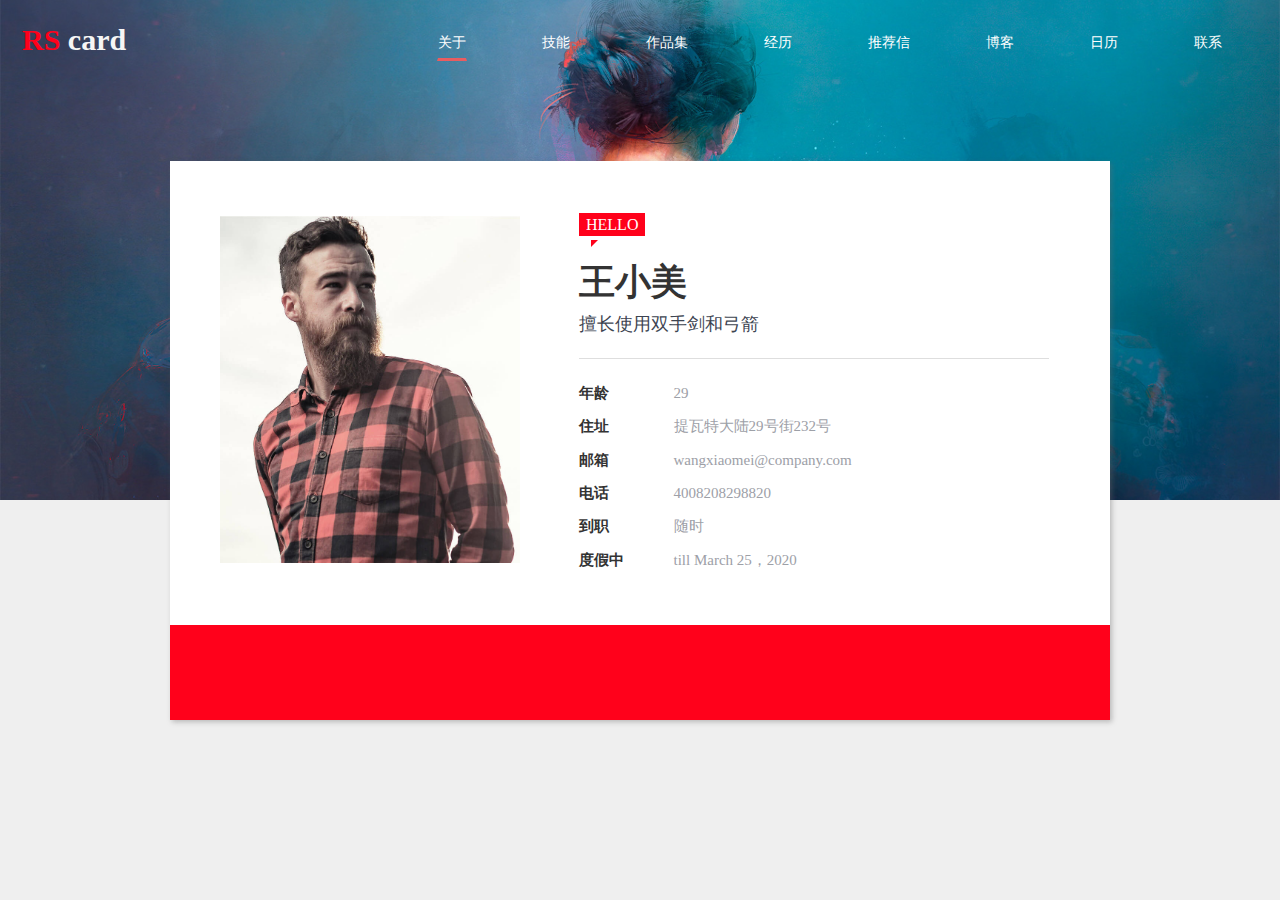
<file: index.html>
<!DOCTYPE html>
<html lang="en">
<head>
    <meta charset="UTF-8">
    <meta name="viewport" content="width=device-width, initial-scale=1.0">
    <title>王小美的resume</title>
    <link rel="stylesheet" href="style.css">
    <script src="//at.alicdn.com/t/font_2215303_u5ta4bz9n6l.js"></script>
    <style type="text/css">
        .icon {
           width: 1em; height: 1em;
           vertical-align: -0.15em;
           fill: currentColor;
           overflow: hidden;
        }
    </style>
</head>
<body>
    <header class="topNavBar claerfix">
       <div class="logo"><span>RS</span> card</div>
       <ul class="nav">
           <li><a href="#">关于</a></li>
           <li><a href="#">技能</a></li>
           <li><a href="#">作品集</a></li>
           <li><a href="#">经历</a></li>
           <li><a href="#">推荐信</a></li>
           <li><a href="#">博客</a></li>
           <li><a href="#">日历</a></li>
           <li><a href="#">联系</a></li>
       </ul>
    </header>
    <div class="banner"></div>
    <main class="main">
       <div class="mainCard clearfix">
           <div class="profile">
               <img src="img/profile.jpg" alt="head profile">
           </div>
           <div class="text">
               <span class="hello">HELLO</span>
               <h1>王小美</h1>
               <p class="jpuc">擅长使用双手剑和弓箭</p>
               <!-- <hr> -->
               <dl class="detail clearfix">
                   <dt>年龄</dt>
                   <dd>29</dd>
                   <dt>住址</dt>
                   <dd>提瓦特大陆29号街232号</dd>
                   <dt>邮箱</dt>
                   <dd>wangxiaomei@company.com</dd>
                   <dt>电话</dt>
                   <dd>4008208298820</dd>
                   <dt>到职</dt>
                   <dd>随时</dd>
                   <dt>度假中</dt>
                   <dd>till March 25，2020</dd>
               </dl>
           </div>
           <div class="footer">
                <a href="#">
                    <svg class="icon" aria-hidden="true">
                        <use xlink:href="#icon-qq"></use>
                    </svg>
                </a>
                <a href="#">
                    <svg class="icon" aria-hidden="true">
                        <use xlink:href="#icon-wechat"></use>
                    </svg>
                </a>
                <a href="#">
                    <svg class="icon" aria-hidden="true">
                        <use xlink:href="#icon-weibo"></use>
                    </svg>
                </a>
                <a href="#">
                    <svg class="icon" aria-hidden="true">
                        <use xlink:href="#icon-github"></use>
                    </svg>
                </a>
                <a href="#">
                    <svg class="icon" aria-hidden="true">
                        <use xlink:href="#icon-csdn"></use>
                    </svg>
                </a>
           </div>
       </div>
    </main>
</body>
</html>
</file>
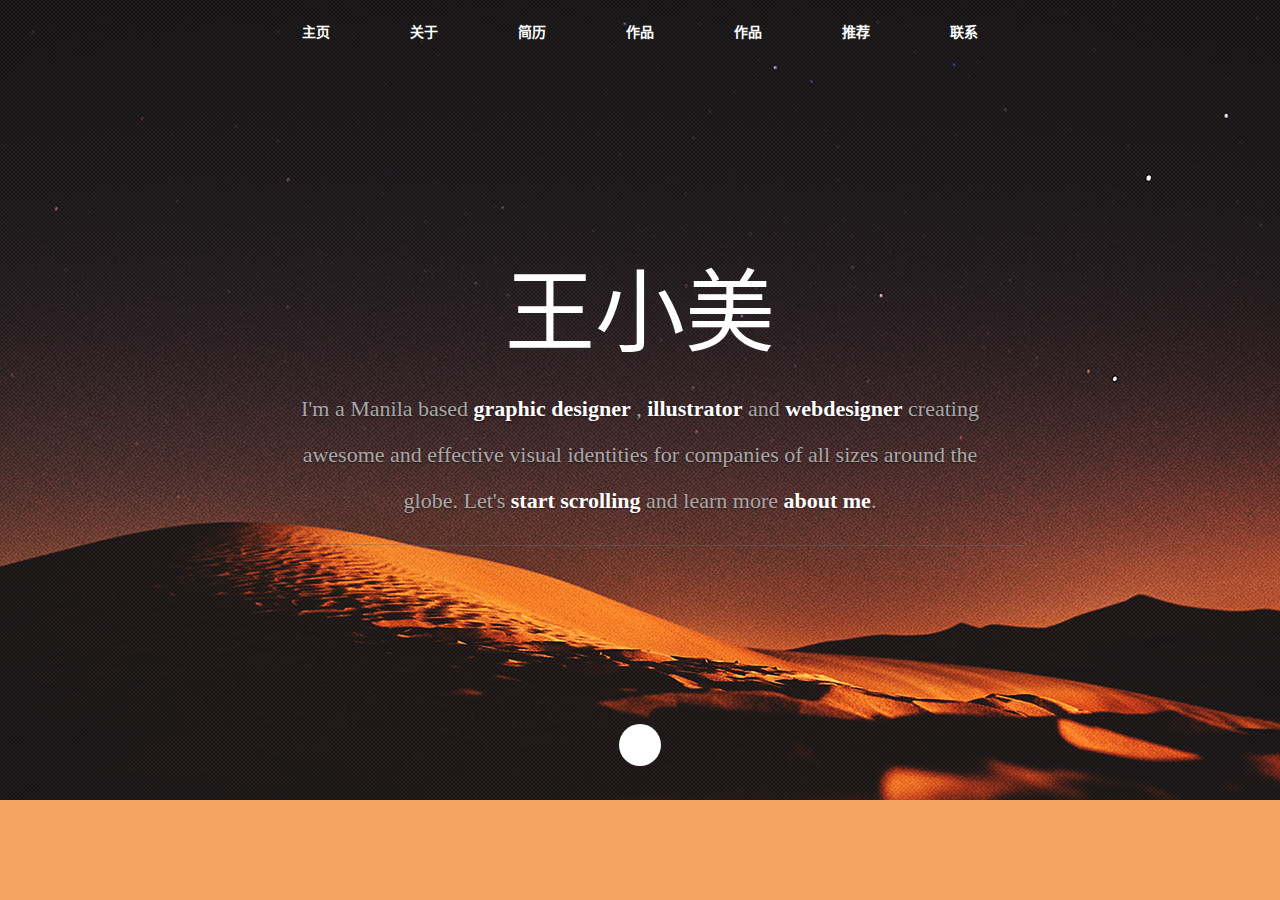
<file: index2.html>
<!DOCTYPE html>
<html lang="zh-CN">
<head>
    <meta charset="UTF-8">
    <meta name="viewport" content="width=device-width, initial-scale=1.0">
    <title>resume2</title>
    <style>
        * {margin: 0;padding:0;}
        li {
            list-style: none;
        }
        a {
            text-decoration: none;
        }
        em {
            font-style: normal;
        }

        .clearfix:after {
            content: "";
            display: table;
            clear: both;
        }
        .topNavBar {
            /* display: inline-block; */
            /* border: 1px solid black; */
            text-align: center;
        }
        .nav {
            /* border: 1px solid blue; */
            display: inline-block;
            padding-top: 21px;
        }
        .nav li {
            float: left;
            margin: 0px 40px;
        }
        .nav li a {
            color: rgb(255, 255, 255);
            font-size: 14px;
            font-weight: 700;
        }
        .nav li a:hover {
            color: rgb(181,76,7);
        }
        .banner {
            background-image: url(img/header-background.jpg);
            background-position: center;
            position: relative;
            height: 800px;
            min-height: 500px;
            width: 100%;
        }
        .introduction {
            /* display: inline-block; */
            /* inline-block后高度和宽度都随内容，用了inline-block后，要调整的话好像就只能通过
            调整他的父盒子来进行调整 */
            /* border: 1px solid green; */
            margin-top: 195px;
            /* 内联元素不能通过margin：100px auto； 来居中
            想用padding的话，又只能通过调整他的父盒子*/
            text-align: center;
            color: #fff;
        }
        .introduction h1 {
            font-size: 90px;
            margin-bottom: 26px;
            font-weight: 500;
        }

        .text span {
            display: block;
            margin-bottom: 20px;
            font-size: 20px;
            /* font-family: 'Sitka Banner'; */
            font: 22px 'librebaskerville-regular', serif;
            font-weight: 500;
            text-shadow: 0px 1px 2px rgba(0, 0, 0, .5);
            color: #a8a8a8;
        }
            .text span em {
                font-weight: 700;
                color: #fff;
        }
            .introduction hr {
                width: 60%;
                margin: 30px auto 18px auto;
               border-color: rgba(150, 150, 150, .2);
        }
            .introduction .media a {
                margin: 0px 11px;
                font-size: 35px;
            }
            .next {
                width: 100%;
               height: 50px;
               margin-top: 120px;
            }
            .next a {
                display: block;
                /* float: left; */
                width: 42px;
                height: 42px;
                border-radius: 50%;
                text-align: center;
                line-height: 42px;
                /* 1.这里想用margin来水平居中，但是没有效果
                    原因为a在next这个div里，而next这个div都没有给高度宽度，怎么居中呀 
                    所以这里让next居中就行啦 */
                /* margin: 0px auto; */
                /* 2.但是next的父盒子也没有给宽高，所以还是搞一下next */
                background-color: #fff;
                margin: 0px auto;
                
            }
    </style>
    <script src="//at.alicdn.com/t/font_2215303_c3gijqpnf09.js"></script>
</head>
<body style="background-color:sandybrown;">
    <style type="text/css">
        .icon {
           width: 1em; height: 1em;
           vertical-align: -0.15em;
           fill: currentColor;
           overflow: hidden;
        }
    </style>
    <header class="banner">
        <div class="topNavBar">
            <ul class="nav clearfix">
                <li><a href="#">主页</a></li>
                <li><a href="#">关于</a></li>
                <li><a href="#">简历</a></li>
                <li><a href="#">作品</a></li>
                <li><a href="#">作品</a></li>
                <li><a href="#">推荐</a></li>
                <li><a href="#">联系</a></li>
            </ul>
        </div>
        <div class="introduction">
            <h1>王小美</h1>
            <div class="text">
               <span> I'm a Manila based <em>graphic designer</em> , <em>illustrator</em> and <em>webdesigner</em> creating</span>
               <span>awesome and effective visual identities for companies of all sizes around the</span>
               <span>globe. Let's <em>start scrolling</em> and learn more <em>about me</em>.</span>
            </div>
            <hr>
            <div class="media">
                <a href="#">
                    <svg class="icon" aria-hidden="true">
                        <use xlink:href="#icon-qq"></use>
                    </svg>
                </a>
                <a href="#">
                    <svg class="icon" aria-hidden="true">
                        <use xlink:href="#icon-wechat"></use>
                    </svg>
                </a>
                <a href="#">
                    <svg class="icon" aria-hidden="true">
                        <use xlink:href="#icon-github"></use>
                    </svg>
                </a>
                <a href="#">
                    <svg class="icon" aria-hidden="true">
                        <use xlink:href="#icon-weibo"></use>
                    </svg>
                </a>
            </div>
        </div>
        <div class="next">
            <a href="#">
                <svg class="icon" aria-hidden="true">
                    <use xlink:href="#icon-xiangxia"></use>
                </svg>
            </a>
        </div>
    </header>
</body>
</html>
</file>
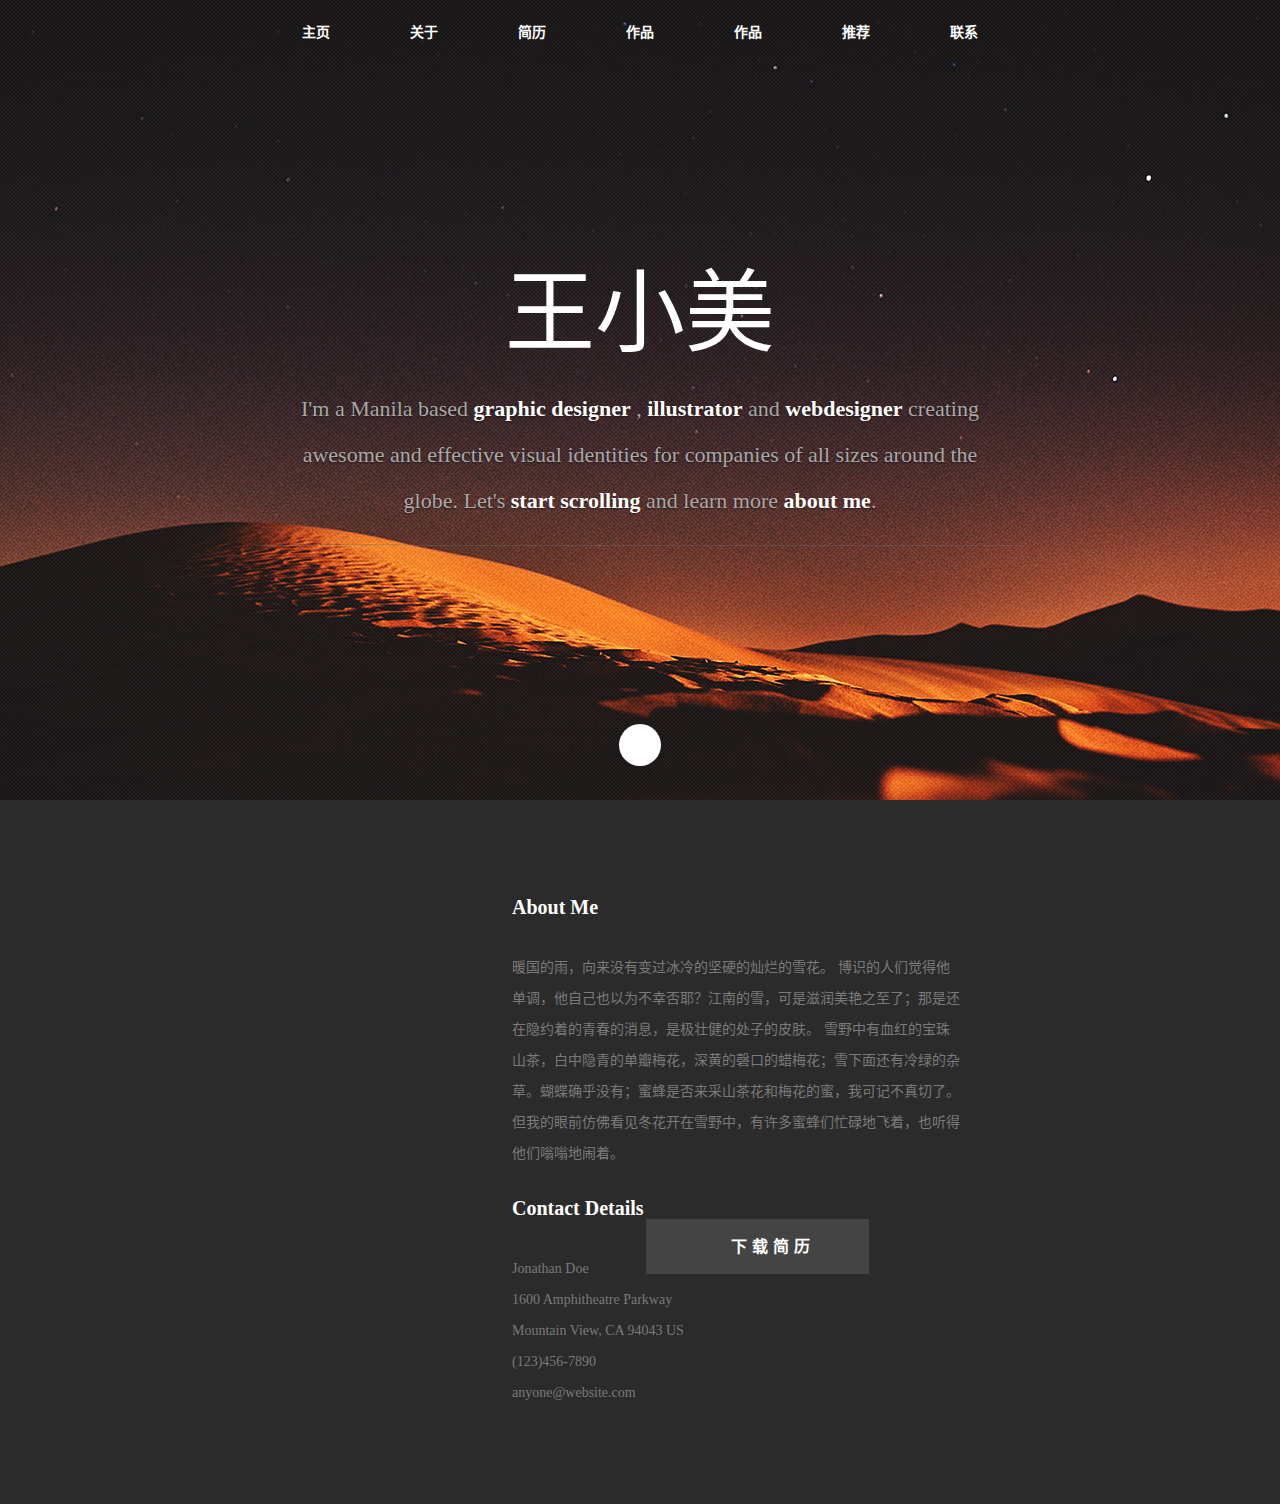
<file: resume2.html>
<!DOCTYPE html>
<html lang="zh-CN">
<head>
    <meta charset="UTF-8">
    <meta name="viewport" content="width=device-width, initial-scale=1.0">
    <title>resume2</title>
    <style>
        /* <svg class="icon" aria-hidden="true">
                    <use xlink:href="#icon-xxx"></use>
                </svg> */
        * {margin: 0;padding:0;}
        li {
            list-style: none;
        }
        a {
            text-decoration: none;
        }
        em {
            font-style: normal;
        }

        .clearfix:after {
            content: "";
            display: table;
            clear: both;
        }
        .topNavBar {
            /* display: inline-block; */
            /* border: 1px solid black; */
            text-align: center;
        }
        .nav {
            /* border: 1px solid blue; */
            display: inline-block;
            padding-top: 21px;
        }
        .nav li {
            float: left;
            margin: 0px 40px;
        }
        .nav li a {
            color: rgb(255, 255, 255);
            font-size: 14px;
            font-weight: 700;
        }
        .nav li a:hover {
            color: rgb(181,76,7);
        }
        .banner {
            background-image: url(img/header-background.jpg);
            background-position: center;
            position: relative;
            height: 800px;
            min-height: 500px;
            width: 100%;
        }
        .introduction {
            /* display: inline-block; */
            /* inline-block后高度和宽度都随内容，用了inline-block后，要调整的话好像就只能通过
            调整他的父盒子来进行调整 */
            /* border: 1px solid green; */
            margin-top: 195px;
            /* 内联元素不能通过margin：100px auto； 来居中
            想用padding的话，又只能通过调整他的父盒子*/
            text-align: center;
            color: #fff;
        }
        .introduction h1 {
            font-size: 90px;
            margin-bottom: 26px;
            font-weight: 500;
        }

        .text span {
            display: block;
            margin-bottom: 20px;
            font-size: 20px;
            /* font-family: 'Sitka Banner'; */
            font: 22px 'librebaskerville-regular', serif;
            font-weight: 500;
            text-shadow: 0px 1px 2px rgba(0, 0, 0, .5);
            color: #a8a8a8;
        }
            .text span em {
                font-weight: 700;
                color: #fff;
        }
            .introduction hr {
                width: 60%;
                margin: 30px auto 18px auto;
               border-color: rgba(150, 150, 150, .2);
        }
            .introduction .media a {
                margin: 0px 11px;
                font-size: 35px;
            }
            .next {
                width: 100%;
               height: 50px;
               margin-top: 120px;
            }
            .next a {
                display: block;
                /* float: left; */
                width: 42px;
                height: 42px;
                border-radius: 50%;
                text-align: center;
                line-height: 42px;
                /* 1.这里想用margin来水平居中，但是没有效果
                    原因为a在next这个div里，而next这个div都没有给高度宽度，怎么居中呀 
                    所以这里让next居中就行啦 */
                /* margin: 0px auto; */
                /* 2.但是next的父盒子也没有给宽高，所以还是搞一下next */
                background-color: #fff;
                margin: 0px auto;               
            }
            .about {
                width: 100%;
                background-color: #2b2b2b;
                padding: 96px 25%;
                box-sizing: border-box;
            }
            /* 果然是经验不够，应该一开始就弄个大盒子弄好居中控制内容的位置，这样我就不用 挨个调*/
            .about-img {
                float: left;
                width: 30%;
                font-size: 120px;
            }
           .about-me {
            position: relative;
            float: left;
            width: 70%;
           }
           .about-me h2 {
               color: #fff;
               font-size: 20px;
               margin-bottom: 33px;
           }
           .about-me p,
           .about-me ul {
                font-size: 14px;
                color: #7A7A7A;
                line-height: 31px;
           }
           .about-me p {
               margin-bottom: 28px;
           }
           .about-me .download {
               position: absolute;
               bottom: 134px;
               right: 91px;
               float: left;
               height: 55px;
               width: 223px;
               color:#fff ;
               text-align: center;
               border-radius: 2px;
           }
           .about-me .download a {
               display: inline-block;
               color: #fff;
               height: 55px;
               width: 100%;
               line-height: 55px;
               font-size: 16px;
               font-weight: 600;
               letter-spacing: 5px;
               background-color: #444444;
           }
           .about-me .download a .icon {
               margin-right: 2px;
               font-size: 20px;
           }
           .about-me .download a:hover {
            background-color: #fff;
            color: #2b2b2b;
            transition: .5s;
            /* 应该svg也跟着变颜色的，但是svg好像不能用color来控制 */
           }
           
    </style>
    <script src="//at.alicdn.com/t/font_2215303_csjt5q1afo5.js"></script>
</head>
<body style="background-color:sandybrown;">
    <style type="text/css">
        .icon {
           width: 1em; height: 1em;
           vertical-align: -0.15em;
           fill: currentColor;
           overflow: hidden;
        }
    </style> 
    <header class="banner">
        <div class="topNavBar">
            <ul class="nav clearfix">
                <li><a href="#">主页</a></li>
                <li><a href="#">关于</a></li>
                <li><a href="#">简历</a></li>
                <li><a href="#">作品</a></li>
                <li><a href="#">作品</a></li>
                <li><a href="#">推荐</a></li>
                <li><a href="#">联系</a></li>
            </ul>
        </div>
        <div class="introduction">
            <h1>王小美</h1>
            <div class="text">
               <span> I'm a Manila based <em>graphic designer</em> , <em>illustrator</em> and <em>webdesigner</em> creating</span>
               <span>awesome and effective visual identities for companies of all sizes around the</span>
               <span>globe. Let's <em>start scrolling</em> and learn more <em>about me</em>.</span>
            </div>
            <hr>
            <div class="media">
                <a href="#">
                    <svg class="icon" aria-hidden="true">
                        <use xlink:href="#icon-qq"></use>
                    </svg>
                </a>
                <a href="#">
                    <svg class="icon" aria-hidden="true">
                        <use xlink:href="#icon-wechat"></use>
                    </svg>
                </a>
                <a href="#">
                    <svg class="icon" aria-hidden="true">
                        <use xlink:href="#icon-github"></use>
                    </svg>
                </a>
                <a href="#">
                    <svg class="icon" aria-hidden="true">
                        <use xlink:href="#icon-weibo"></use>
                    </svg>
                </a>
            </div>
        </div>
        <div class="next">
            <a href="#about">
                <svg class="icon" aria-hidden="true">
                    <use xlink:href="#icon-xiangxia"></use>
                </svg>
            </a>
        </div>
    </header>
    <section class="about clearfix" id="about">
        <div class="about-img">
            <svg class="icon" aria-hidden="true">
                <use xlink:href="#icon-touxiang"></use>
            </svg>
        </div>
        <div class="about-me">
            <h2>About Me</h2>
            <p> 暖国的雨，向来没有变过冰冷的坚硬的灿烂的雪花。
                博识的人们觉得他单调，他自己也以为不幸否耶？江南的雪，可是滋润美艳之至了；那是还在隐约着的青春的消息，是极壮健的处子的皮肤。
                雪野中有血红的宝珠山茶，白中隐青的单瓣梅花，深黄的磬口的蜡梅花；雪下面还有冷绿的杂草。蝴蝶确乎没有；蜜蜂是否来采山茶花和梅花的蜜，我可记不真切了。
                但我的眼前仿佛看见冬花开在雪野中，有许多蜜蜂们忙碌地飞着，也听得他们嗡嗡地闹着。
            </p>
            <h2>Contact Details</h2>
            <ul>
                <li>Jonathan Doe</li>
                <li>1600 Amphitheatre Parkway</li>
                <li>Mountain View, CA 94043 US</li>
                <li>(123)456-7890</li>
                <li>anyone@website.com</li>
            </ul>
            <div class="download">
                <a href="#">
                    <svg class="icon" aria-hidden="true">
                        <use xlink:href="#icon-xiazai"></use>
                    </svg>
                    下载简历
                </a>
            </div>
        </div>
    </section>
</body>
</html>
</file>
<file: style.css>
* {
    margin: 0;
    padding: 0;
}
body {
    background-color: #efefef;
    color: #333;
}
a {
    text-decoration: none;
}
li {
    list-style: none;
}
.clearfix {
    content: '';
    display: table;
    clear: both;
}
.topNavBar {
    position: absolute;
    width: 100%;
    top: 0px;
    left: 0px;
    /* border: 1px solid red; */
    padding: 0px 22px;
    /* 我想让里面的logo和nav离边框远一点，用了padding后会撑大盒子 */
    box-sizing: border-box;
    /* 除了box-sizing，我想也许还可以让logo margin-left 和nav，margin-right来解决 */
    margin-top: 23px;
}
/* 好像logo和nav里的文字不是水平对齐的？ */
/* 我想用line-height来解决，但是没有给topNavBar高度。这可咋整呢 */
.logo {
    display: inline-block;
    font-size: 30px;
    font-weight: 700;
    font-family: 'Fredoka One';
    color:#f6f6f5;
    /* margin-left: 22px; */
}
.logo span {
    color: #ff011b;
}
.nav {
    /* border: 1px solid blue; */
    float: right; 
    /* margin-right: 22px;    */
}
.nav li {
    display: inline-block; 
    margin: 0px 35px; 
    padding-top: 9px;
    border: 1px solid transparent;
    padding-bottom: 6px;
}
/* 给了个padding让nav里的字看起来和logo里的字差不多高，但怎样准确给padding值呢 */
.nav li a {
    font-size: 14px;
    color: #ffffff;
}
.nav li:first-child {
    border-bottom: 3px solid#e95d60;
}
.nav li:hover {
    border-bottom: 3px solid#e95d60;
}
.nav::after {
    content: '';
    /* 这里我想把svg那样的小图标放这里不知道可不可以 */
}
.banner {
    width: 100%;
    height: 500px;
    background-image: url(img/bannner.png);
    background-repeat: no-repeat;
    background-position: 0px -145px ;
    background-size: 100%;
}
.mainCard {
    /* border: 1px solid red; */
    width: 940px;
    margin: -339px auto 0px;
    background-color: white;
    box-shadow: 2px 2px 5px rgb(104, 104, 104,.4);
}
.mainCard .profile {
    /* display: inline-block; */
    width: 300px;
    height: 350px;
    float: left;
    /* border: 1px solid green; */
    margin: 55px 50px 40px;
}
.mainCard .profile img {
    width: 100%;
}
.mainCard .text {
    float: left;
    width: 50%;
    /* border: 1px solid blue;  */
    margin: 55px 50px 40px 9px;
}
.mainCard .text .hello {
    color: #fff;
    background-color: #ff011b;
    padding:3px 7px 3px 7px;
    /* box-sizing: border-box; */
}
.mainCard .text .hello::before {
    content: '';
    width: 0px;
    height: 0px;
    border: 7px solid transparent;
    border-top-width: 0px;
    border-left-color: #ff011b;
    position: absolute;
    margin-top: 24px;
    margin-left: 5px;
}
.mainCard .text h1 {
    margin-top: 23.5px;
    /* 我设置的margin值是通过测量出来的，文字到文字之间的距离，但是margin值是盒子到盒子之间的距离 */
    /* 并且通过 snipaste进行测量距离的时候，发现我测量的值和我设置的值是不一样的*/
    /* 应该是默认的单位不同？！大概是测量值/实际值 = 1.7 ！可是我已经不知道从何改起，只好目测 */
    font-size: 36px;
}
.mainCard .text .jpuc {
    margin: 5px 0px 25px;
    border-bottom: 1px solid #dedede;
    padding-bottom: 22px;
    font-size: 18px;
    color: #3d4451;
}
.mainCard .text .detail {
    width: 270px;
}
.mainCard .text .detail dt {
    display: inline-block;
    width: 35%;
    font-size: 15px;
    font-weight: 600;
}
/* 我为啥要那么想不开用dl做呢 */
.mainCard .text .detail dd {
    display: inline-block;
    width: 65%;
    margin-bottom: 15px;
    font-size: 15px;
    color: #9da0a7;
}
.footer {
    float: left;
    width: 100%;
    /* oh no 我一直再滥用float ！*/
    /* border: 1px solid red; */
    background-color: #ff011b;
    text-align: center;
}
.footer a {
    width: 45px;
    height: 45px;
    line-height: 45px;
    border-radius: 50%;
    display: inline-block;
    font-size: 25px;
    /* 我好像越走越偏，只要我一加左右的padding 或者margin,mainCard的宽度就改变了*/
    /* 因为没有给mainCard一个固定的宽度 本着能不设置wight就不设置的原则*/
    /* 现在我给他固定宽度了 */
    margin: 25px;
    box-sizing: border-box;
    /* border: 1px solid transparent; */
}
.footer a:hover {
    /* border: 1px solid blue; */
    background-color: rgb(104, 104, 104,.2);
}
</file>
